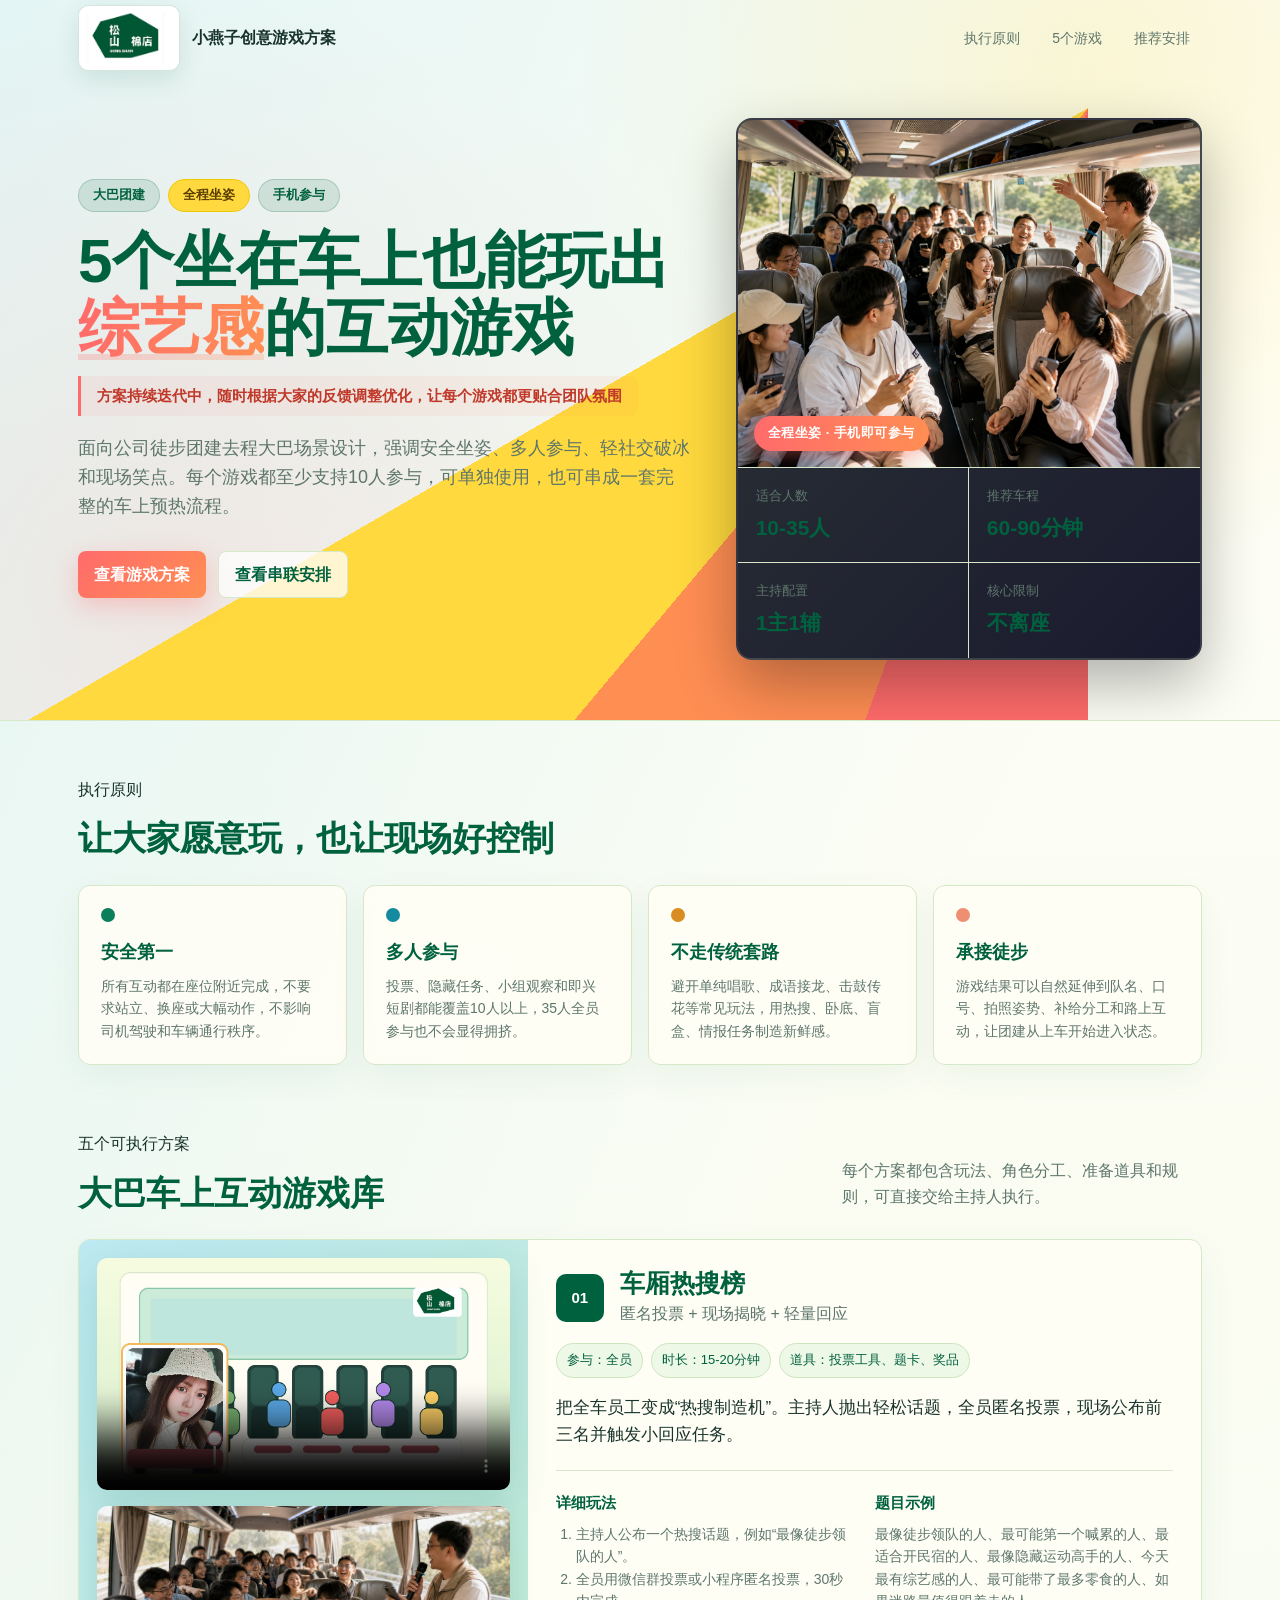
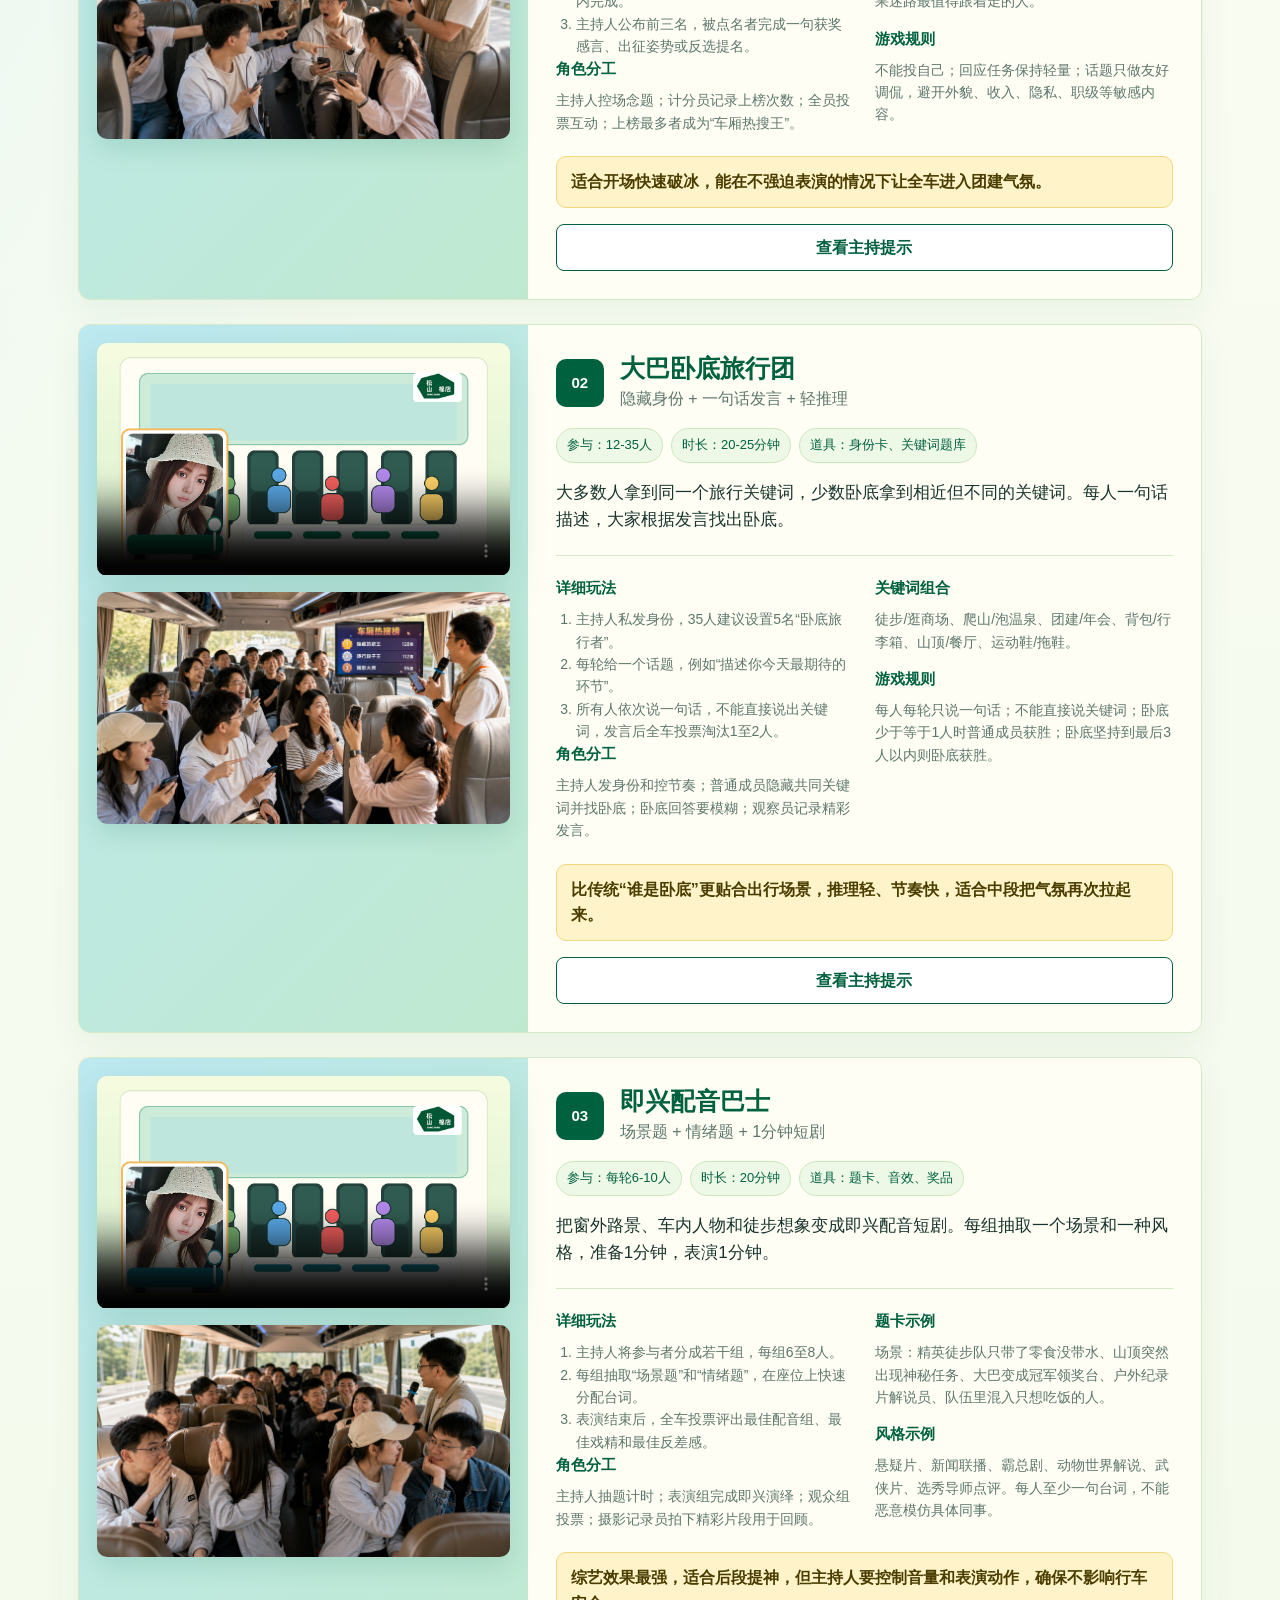
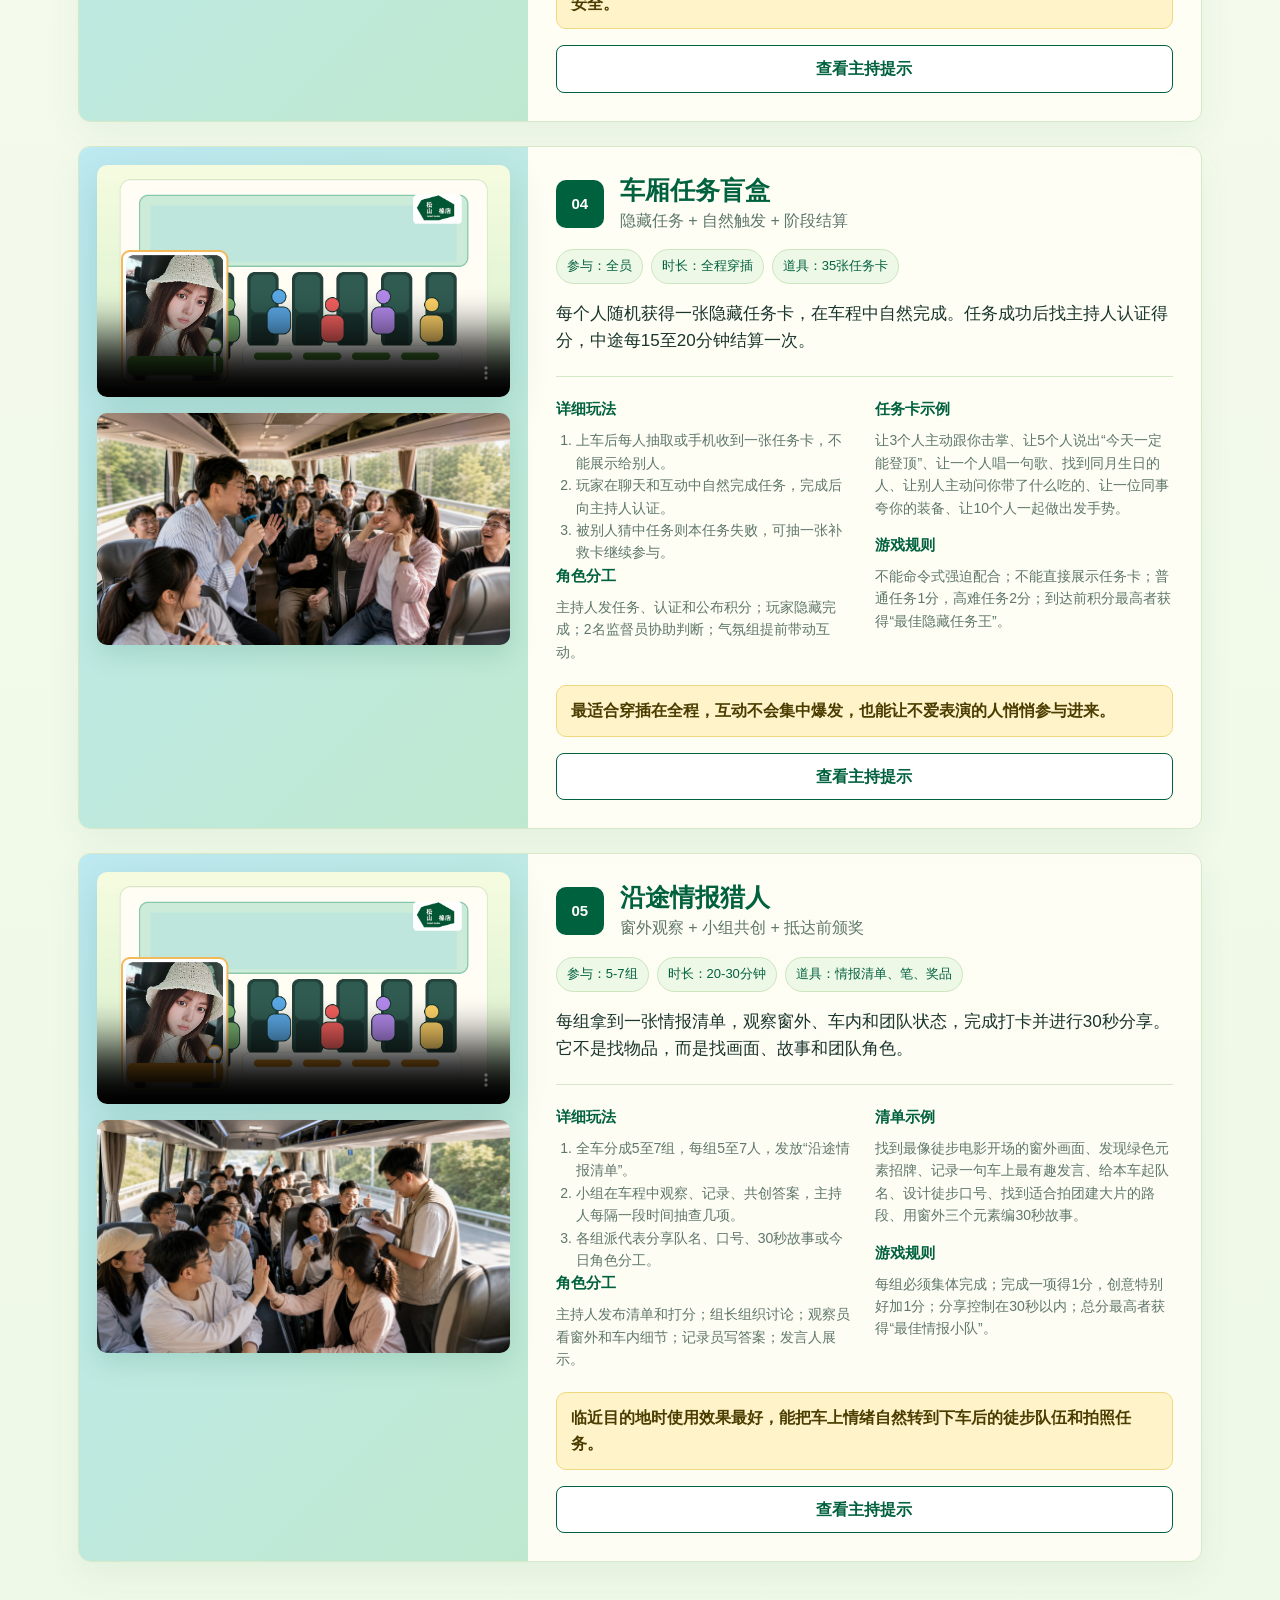
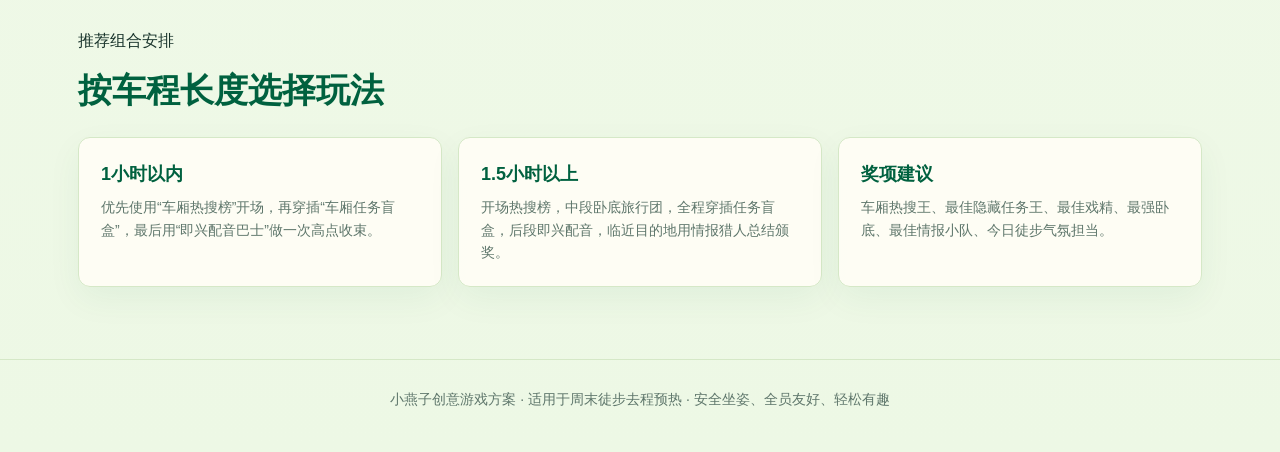
<file: index.html>
<!doctype html>
<html lang="zh-CN">
  <head>
    <meta charset="utf-8" />
    <meta name="viewport" content="width=device-width, initial-scale=1" />
    <title>小燕子创意游戏方案</title>
    <link rel="stylesheet" href="style.css" />
  </head>
  <body>
    <header class="page-header" id="top">
      <nav class="topbar" aria-label="页面导航">
        <a class="brand" href="#top" aria-label="返回顶部">
          <img class="brand-logo" src="assets/images/site-logo.png" alt="团建方案标识" />
          <span>小燕子创意游戏方案</span>
        </a>
        <div class="nav-links">
          <a href="#overview">执行原则</a>
          <a href="#games">5个游戏</a>
          <a href="#schedule">推荐安排</a>
        </div>
      </nav>

      <section class="hero">
        <div class="hero-poster">
          <div class="hero-copy">
            <p class="eyebrow">
              <span class="badge">大巴团建</span>
              <span class="badge accent">全程坐姿</span>
              <span class="badge">手机参与</span>
            </p>
            <h1>5个坐在车上也能玩出<span class="hl">综艺感</span>的互动游戏</h1>
            <p class="update-note">方案持续迭代中，随时根据大家的反馈调整优化，让每个游戏都更贴合团队氛围</p>
            <p class="lead">面向公司徒步团建去程大巴场景设计，强调安全坐姿、多人参与、轻社交破冰和现场笑点。每个游戏都至少支持10人参与，可单独使用，也可串成一套完整的车上预热流程。</p>
            <div class="hero-actions">
              <a class="primary-action" href="#games">查看游戏方案</a>
              <a class="secondary-action" href="#schedule">查看串联安排</a>
            </div>
          </div>

          <aside class="poster-visual" aria-label="活动概览">
            <div class="poster-art">
              <img class="poster-photo" src="assets/generated/hero-bus-teamplay.png" alt="大巴车内员工参与互动游戏的真实场景海报" />
              <span class="poster-tag">全程坐姿 · 手机即可参与</span>
            </div>
            <dl class="quick-facts">
              <div><dt>适合人数</dt><dd>10-35人</dd></div>
              <div><dt>推荐车程</dt><dd>60-90分钟</dd></div>
              <div><dt>主持配置</dt><dd>1主1辅</dd></div>
              <div><dt>核心限制</dt><dd>不离座</dd></div>
            </dl>
          </aside>
        </div>
      </section>
    </header>

    <main>
      <section class="overview" id="overview" aria-labelledby="overview-title">
        <div class="section-heading">
          <p class="eyebrow">执行原则</p>
          <h2 id="overview-title">让大家愿意玩，也让现场好控制</h2>
        </div>
        <div class="standard-grid">
          <article><span class="icon-dot safe" aria-hidden="true"></span><h3>安全第一</h3><p>所有互动都在座位附近完成，不要求站立、换座或大幅动作，不影响司机驾驶和车辆通行秩序。</p></article>
          <article><span class="icon-dot social" aria-hidden="true"></span><h3>多人参与</h3><p>投票、隐藏任务、小组观察和即兴短剧都能覆盖10人以上，35人全员参与也不会显得拥挤。</p></article>
          <article><span class="icon-dot fresh" aria-hidden="true"></span><h3>不走传统套路</h3><p>避开单纯唱歌、成语接龙、击鼓传花等常见玩法，用热搜、卧底、盲盒、情报任务制造新鲜感。</p></article>
          <article><span class="icon-dot useful" aria-hidden="true"></span><h3>承接徒步</h3><p>游戏结果可以自然延伸到队名、口号、拍照姿势、补给分工和路上互动，让团建从上车开始进入状态。</p></article>
        </div>
      </section>

      <section class="games-section" id="games" aria-labelledby="games-title">
        <div class="section-heading split">
          <div>
            <p class="eyebrow">五个可执行方案</p>
            <h2 id="games-title">大巴车上互动游戏库</h2>
          </div>
          <p class="section-note">每个方案都包含玩法、角色分工、准备道具和规则，可直接交给主持人执行。</p>
        </div>

        <div class="game-list">
          <article class="game-card">
            <div class="game-media">
              <video class="preview-video" controls preload="metadata" poster="assets/scenes/04-show.jpg"><source src="video_output/01_车厢热搜榜.mp4" type="video/mp4" /></video>
              <img class="game-poster-image" src="assets/generated/game-hotlist-poster.png" alt="车厢热搜榜真实玩法海报" />
            </div>
            <div class="game-content">
              <div class="game-title-row"><span class="game-number">01</span><div><h3>车厢热搜榜</h3><p>匿名投票 + 现场揭晓 + 轻量回应</p></div></div>
              <div class="meta-row"><span>参与：全员</span><span>时长：15-20分钟</span><span>道具：投票工具、题卡、奖品</span></div>
              <p class="game-summary">把全车员工变成“热搜制造机”。主持人抛出轻松话题，全员匿名投票，现场公布前三名并触发小回应任务。</p>
              <div class="detail-grid">
                <div>
                  <h4>详细玩法</h4>
                  <ol><li>主持人公布一个热搜话题，例如“最像徒步领队的人”。</li><li>全员用微信群投票或小程序匿名投票，30秒内完成。</li><li>主持人公布前三名，被点名者完成一句获奖感言、出征姿势或反选提名。</li></ol>
                  <h4>角色分工</h4>
                  <p>主持人控场念题；计分员记录上榜次数；全员投票互动；上榜最多者成为“车厢热搜王”。</p>
                </div>
                <div>
                  <h4>题目示例</h4>
                  <p>最像徒步领队的人、最可能第一个喊累的人、最适合开民宿的人、最像隐藏运动高手的人、今天最有综艺感的人、最可能带了最多零食的人、如果迷路最值得跟着走的人。</p>
                  <h4>游戏规则</h4>
                  <p>不能投自己；回应任务保持轻量；话题只做友好调侃，避开外貌、收入、隐私、职级等敏感内容。</p>
                </div>
              </div>
              <p class="approval-line">适合开场快速破冰，能在不强迫表演的情况下让全车进入团建气氛。</p>
              <button class="script-toggle" type="button" aria-expanded="false" aria-controls="script-hotlist">查看主持提示</button>
              <div class="script-panel" id="script-hotlist" hidden><p><strong>主持开场：</strong>“接下来我们要发布今天第一批车厢热搜。投票只选最像，不选最尴尬，所有理由都要友好、有趣、不过界。”</p></div>
            </div>
          </article>

          <article class="game-card">
            <div class="game-media">
              <video class="preview-video" controls preload="metadata" poster="assets/scenes/01-signal.jpg"><source src="video_output/02_大巴卧底旅行团.mp4" type="video/mp4" /></video>
              <img class="game-poster-image" src="assets/generated/game-undercover-poster.png" alt="大巴卧底旅行团真实玩法海报" />
            </div>
            <div class="game-content">
              <div class="game-title-row"><span class="game-number">02</span><div><h3>大巴卧底旅行团</h3><p>隐藏身份 + 一句话发言 + 轻推理</p></div></div>
              <div class="meta-row"><span>参与：12-35人</span><span>时长：20-25分钟</span><span>道具：身份卡、关键词题库</span></div>
              <p class="game-summary">大多数人拿到同一个旅行关键词，少数卧底拿到相近但不同的关键词。每人一句话描述，大家根据发言找出卧底。</p>
              <div class="detail-grid">
                <div>
                  <h4>详细玩法</h4>
                  <ol><li>主持人私发身份，35人建议设置5名“卧底旅行者”。</li><li>每轮给一个话题，例如“描述你今天最期待的环节”。</li><li>所有人依次说一句话，不能直接说出关键词，发言后全车投票淘汰1至2人。</li></ol>
                  <h4>角色分工</h4>
                  <p>主持人发身份和控节奏；普通成员隐藏共同关键词并找卧底；卧底回答要模糊；观察员记录精彩发言。</p>
                </div>
                <div>
                  <h4>关键词组合</h4>
                  <p>徒步/逛商场、爬山/泡温泉、团建/年会、背包/行李箱、山顶/餐厅、运动鞋/拖鞋。</p>
                  <h4>游戏规则</h4>
                  <p>每人每轮只说一句话；不能直接说关键词；卧底少于等于1人时普通成员获胜；卧底坚持到最后3人以内则卧底获胜。</p>
                </div>
              </div>
              <p class="approval-line">比传统“谁是卧底”更贴合出行场景，推理轻、节奏快，适合中段把气氛再次拉起来。</p>
              <button class="script-toggle" type="button" aria-expanded="false" aria-controls="script-undercover">查看主持提示</button>
              <div class="script-panel" id="script-undercover" hidden><p><strong>主持提示：</strong>先选词义接近但行动差异明显的词组，避免过难。第一轮不急着淘汰太多人，让大家先适应表达方式。</p></div>
            </div>
          </article>

          <article class="game-card">
            <div class="game-media">
              <video class="preview-video" controls preload="metadata" poster="assets/scenes/02-bullet.jpg"><source src="video_output/03_即兴配音巴士.mp4" type="video/mp4" /></video>
              <img class="game-poster-image" src="assets/generated/game-dubbing-poster.png" alt="即兴配音巴士真实玩法海报" />
            </div>
            <div class="game-content">
              <div class="game-title-row"><span class="game-number">03</span><div><h3>即兴配音巴士</h3><p>场景题 + 情绪题 + 1分钟短剧</p></div></div>
              <div class="meta-row"><span>参与：每轮6-10人</span><span>时长：20分钟</span><span>道具：题卡、音效、奖品</span></div>
              <p class="game-summary">把窗外路景、车内人物和徒步想象变成即兴配音短剧。每组抽取一个场景和一种风格，准备1分钟，表演1分钟。</p>
              <div class="detail-grid">
                <div>
                  <h4>详细玩法</h4>
                  <ol><li>主持人将参与者分成若干组，每组6至8人。</li><li>每组抽取“场景题”和“情绪题”，在座位上快速分配台词。</li><li>表演结束后，全车投票评出最佳配音组、最佳戏精和最佳反差感。</li></ol>
                  <h4>角色分工</h4>
                  <p>主持人抽题计时；表演组完成即兴演绎；观众组投票；摄影记录员拍下精彩片段用于回顾。</p>
                </div>
                <div>
                  <h4>题卡示例</h4>
                  <p>场景：精英徒步队只带了零食没带水、山顶突然出现神秘任务、大巴变成冠军领奖台、户外纪录片解说员、队伍里混入只想吃饭的人。</p>
                  <h4>风格示例</h4>
                  <p>悬疑片、新闻联播、霸总剧、动物世界解说、武侠片、选秀导师点评。每人至少一句台词，不能恶意模仿具体同事。</p>
                </div>
              </div>
              <p class="approval-line">综艺效果最强，适合后段提神，但主持人要控制音量和表演动作，确保不影响行车安全。</p>
              <button class="script-toggle" type="button" aria-expanded="false" aria-controls="script-dubbing">查看主持提示</button>
              <div class="script-panel" id="script-dubbing" hidden><p><strong>主持提示：</strong>让每组先指定“开头人”和“收尾人”，中间成员只要接一句即可，能明显降低临场压力。</p></div>
            </div>
          </article>

          <article class="game-card">
            <div class="game-media">
              <video class="preview-video" controls preload="metadata" poster="assets/scenes/05-blindbox.jpg"><source src="video_output/04_车厢任务盲盒.mp4" type="video/mp4" /></video>
              <img class="game-poster-image" src="assets/generated/game-blindbox-poster.png" alt="车厢任务盲盒真实玩法海报" />
            </div>
            <div class="game-content">
              <div class="game-title-row"><span class="game-number">04</span><div><h3>车厢任务盲盒</h3><p>隐藏任务 + 自然触发 + 阶段结算</p></div></div>
              <div class="meta-row"><span>参与：全员</span><span>时长：全程穿插</span><span>道具：35张任务卡</span></div>
              <p class="game-summary">每个人随机获得一张隐藏任务卡，在车程中自然完成。任务成功后找主持人认证得分，中途每15至20分钟结算一次。</p>
              <div class="detail-grid">
                <div>
                  <h4>详细玩法</h4>
                  <ol><li>上车后每人抽取或手机收到一张任务卡，不能展示给别人。</li><li>玩家在聊天和互动中自然完成任务，完成后向主持人认证。</li><li>被别人猜中任务则本任务失败，可抽一张补救卡继续参与。</li></ol>
                  <h4>角色分工</h4>
                  <p>主持人发任务、认证和公布积分；玩家隐藏完成；2名监督员协助判断；气氛组提前带动互动。</p>
                </div>
                <div>
                  <h4>任务卡示例</h4>
                  <p>让3个人主动跟你击掌、让5个人说出“今天一定能登顶”、让一个人唱一句歌、找到同月生日的人、让别人主动问你带了什么吃的、让一位同事夸你的装备、让10个人一起做出发手势。</p>
                  <h4>游戏规则</h4>
                  <p>不能命令式强迫配合；不能直接展示任务卡；普通任务1分，高难任务2分；到达前积分最高者获得“最佳隐藏任务王”。</p>
                </div>
              </div>
              <p class="approval-line">最适合穿插在全程，互动不会集中爆发，也能让不爱表演的人悄悄参与进来。</p>
              <button class="script-toggle" type="button" aria-expanded="false" aria-controls="script-blindbox">查看主持提示</button>
              <div class="script-panel" id="script-blindbox" hidden><p><strong>主持提示：</strong>任务难度要分层，最好准备5张补救卡。结算时让完成者复盘“你是怎么做到的”，笑点会更自然。</p></div>
            </div>
          </article>

          <article class="game-card">
            <div class="game-media">
              <video class="preview-video" controls preload="metadata" poster="assets/scenes/03-auction.jpg"><source src="video_output/05_沿途情报猎人.mp4" type="video/mp4" /></video>
              <img class="game-poster-image" src="assets/generated/game-hunter-poster.png" alt="沿途情报猎人真实玩法海报" />
            </div>
            <div class="game-content">
              <div class="game-title-row"><span class="game-number">05</span><div><h3>沿途情报猎人</h3><p>窗外观察 + 小组共创 + 抵达前颁奖</p></div></div>
              <div class="meta-row"><span>参与：5-7组</span><span>时长：20-30分钟</span><span>道具：情报清单、笔、奖品</span></div>
              <p class="game-summary">每组拿到一张情报清单，观察窗外、车内和团队状态，完成打卡并进行30秒分享。它不是找物品，而是找画面、故事和团队角色。</p>
              <div class="detail-grid">
                <div>
                  <h4>详细玩法</h4>
                  <ol><li>全车分成5至7组，每组5至7人，发放“沿途情报清单”。</li><li>小组在车程中观察、记录、共创答案，主持人每隔一段时间抽查几项。</li><li>各组派代表分享队名、口号、30秒故事或今日角色分工。</li></ol>
                  <h4>角色分工</h4>
                  <p>主持人发布清单和打分；组长组织讨论；观察员看窗外和车内细节；记录员写答案；发言人展示。</p>
                </div>
                <div>
                  <h4>清单示例</h4>
                  <p>找到最像徒步电影开场的窗外画面、发现绿色元素招牌、记录一句车上最有趣发言、给本车起队名、设计徒步口号、找到适合拍团建大片的路段、用窗外三个元素编30秒故事。</p>
                  <h4>游戏规则</h4>
                  <p>每组必须集体完成；完成一项得1分，创意特别好加1分；分享控制在30秒以内；总分最高者获得“最佳情报小队”。</p>
                </div>
              </div>
              <p class="approval-line">临近目的地时使用效果最好，能把车上情绪自然转到下车后的徒步队伍和拍照任务。</p>
              <button class="script-toggle" type="button" aria-expanded="false" aria-controls="script-hunter">查看主持提示</button>
              <div class="script-panel" id="script-hunter" hidden><p><strong>主持提示：</strong>提前把每组座位范围划好，避免大家为了组队换座。抽查时只让一名代表发言，节奏会更利落。</p></div>
            </div>
          </article>
        </div>
      </section>

      <section class="approval" id="schedule" aria-labelledby="schedule-title">
        <div class="section-heading">
          <p class="eyebrow">推荐组合安排</p>
          <h2 id="schedule-title">按车程长度选择玩法</h2>
        </div>
        <div class="approval-layout">
          <div class="approval-card"><h3>1小时以内</h3><p>优先使用“车厢热搜榜”开场，再穿插“车厢任务盲盒”，最后用“即兴配音巴士”做一次高点收束。</p></div>
          <div class="approval-card"><h3>1.5小时以上</h3><p>开场热搜榜，中段卧底旅行团，全程穿插任务盲盒，后段即兴配音，临近目的地用情报猎人总结颁奖。</p></div>
          <div class="approval-card"><h3>奖项建议</h3><p>车厢热搜王、最佳隐藏任务王、最佳戏精、最强卧底、最佳情报小队、今日徒步气氛担当。</p></div>
        </div>
      </section>
    </main>

    <footer class="footer">
      <p>小燕子创意游戏方案 · 适用于周末徒步去程预热 · 安全坐姿、全员友好、轻松有趣</p>
    </footer>

    <script src="script.js"></script>
  </body>
</html>
</file>
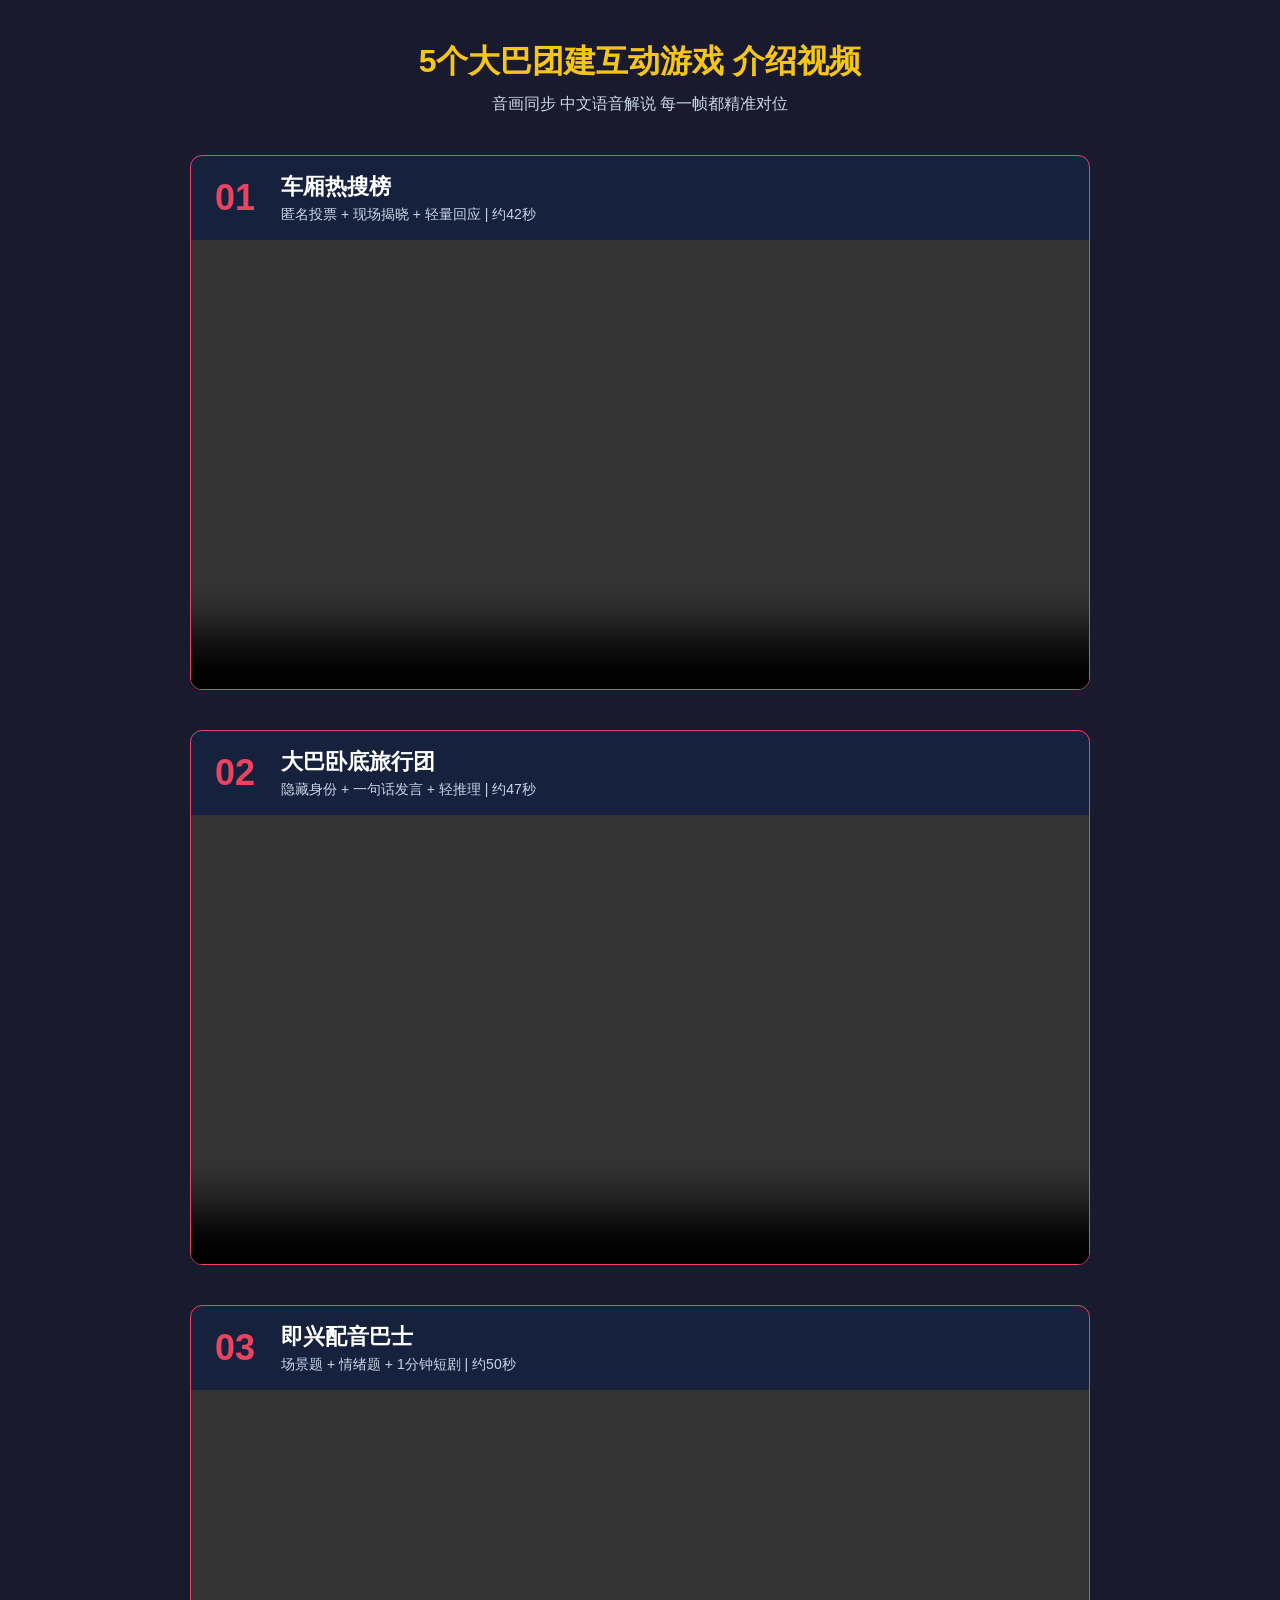
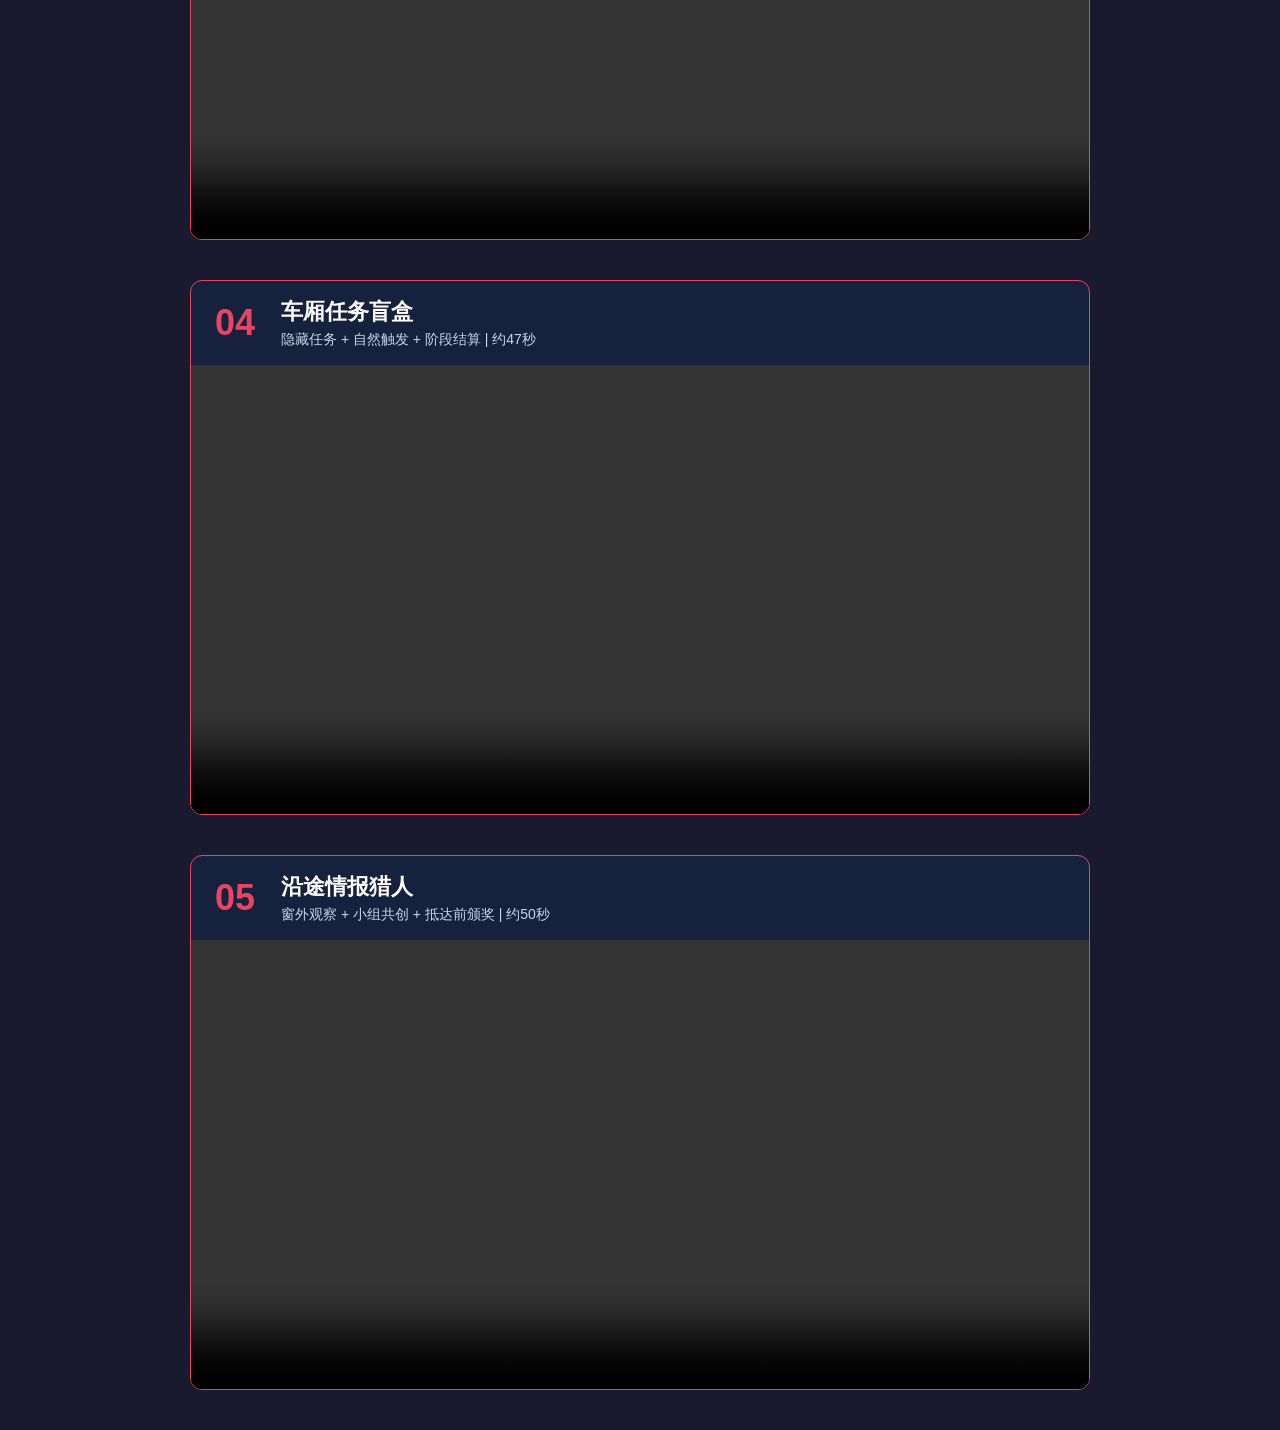
<file: video_output/preview.html>
<!DOCTYPE html>
<html lang="zh-CN">
<head>
<meta charset="utf-8" />
<meta name="viewport" content="width=device-width, initial-scale=1" />
<title>大巴团建互动游戏 - 5个介绍视频</title>
<style>
  * { margin: 0; padding: 0; box-sizing: border-box; }
  body { background: #1a1a2e; color: #fff; font-family: "Microsoft YaHei", sans-serif; padding: 40px 20px; }
  h1 { text-align: center; font-size: 32px; color: #f5c518; margin-bottom: 10px; }
  .sub { text-align: center; color: #c8d6e5; margin-bottom: 40px; font-size: 16px; }
  .videos { max-width: 900px; margin: 0 auto; display: flex; flex-direction: column; gap: 40px; }
  .card { background: #16213e; border-radius: 12px; overflow: hidden; border: 1px solid #e94560; }
  .card-header { padding: 16px 24px; display: flex; align-items: center; gap: 16px; }
  .num { font-size: 36px; font-weight: bold; color: #e94560; min-width: 50px; }
  .card-header h3 { font-size: 22px; color: #fff; }
  .card-header p { font-size: 14px; color: #c8d6e5; margin-top: 4px; }
  video { width: 100%; display: block; background: #000; }
</style>
</head>
<body>
<h1>5个大巴团建互动游戏 介绍视频</h1>
<p class="sub">音画同步 中文语音解说 每一帧都精准对位</p>
<div class="videos">
  <div class="card">
    <div class="card-header"><span class="num">01</span><div><h3>车厢热搜榜</h3><p>匿名投票 + 现场揭晓 + 轻量回应 | 约42秒</p></div></div>
    <video controls src="01_车厢热搜榜.mp4"></video>
  </div>
  <div class="card">
    <div class="card-header"><span class="num">02</span><div><h3>大巴卧底旅行团</h3><p>隐藏身份 + 一句话发言 + 轻推理 | 约47秒</p></div></div>
    <video controls src="02_大巴卧底旅行团.mp4"></video>
  </div>
  <div class="card">
    <div class="card-header"><span class="num">03</span><div><h3>即兴配音巴士</h3><p>场景题 + 情绪题 + 1分钟短剧 | 约50秒</p></div></div>
    <video controls src="03_即兴配音巴士.mp4"></video>
  </div>
  <div class="card">
    <div class="card-header"><span class="num">04</span><div><h3>车厢任务盲盒</h3><p>隐藏任务 + 自然触发 + 阶段结算 | 约47秒</p></div></div>
    <video controls src="04_车厢任务盲盒.mp4"></video>
  </div>
  <div class="card">
    <div class="card-header"><span class="num">05</span><div><h3>沿途情报猎人</h3><p>窗外观察 + 小组共创 + 抵达前颁奖 | 约50秒</p></div></div>
    <video controls src="05_沿途情报猎人.mp4"></video>
  </div>
</div>
</body>
</html>
</file>
<file: style.css>
:root {
  --bg: #f6fbef;
  --surface: #fffef6;
  --surface-strong: #e7f5dc;
  --text: #19342c;
  --muted: #5e766b;
  --line: #d5e8c7;
  --green: #00613f;
  --leaf: #0b7f5b;
  --mint: #bfe9cf;
  --sky: #bde9f2;
  --lemon: #f7d96b;
  --coral: #ee8f72;
  --shadow: 0 20px 54px rgba(0, 97, 63, 0.13);
  font-family: "Microsoft YaHei", "PingFang SC", "Hiragino Sans GB", Arial, sans-serif;
}

* {
  box-sizing: border-box;
}

html {
  scroll-behavior: smooth;
}

body {
  margin: 0;
  background:
    linear-gradient(120deg, rgba(189, 233, 242, 0.42), transparent 34%),
    linear-gradient(180deg, #fffef6 0%, var(--bg) 46%, #edf8e5 100%);
  color: var(--text);
  line-height: 1.6;
}

a {
  color: inherit;
  text-decoration: none;
}

button {
  font: inherit;
}

.page-header {
  border-bottom: 1px solid var(--line);
  overflow: hidden;
  position: relative;
}

.page-header::before {
  background:
    conic-gradient(from 180deg at 85% 15%, #FF6B6B 0deg 20deg, #FF8E53 20deg 40deg, #FFD93D 40deg 60deg, transparent 60deg),
    radial-gradient(circle at 15% 85%, rgba(255, 107, 107, 0.12), transparent 50%),
    radial-gradient(circle at 85% 10%, rgba(255, 217, 61, 0.18), transparent 40%);
  content: "";
  inset: 0;
  pointer-events: none;
  position: absolute;
}

/* ── Badge tags ── */
.badge {
  background: rgba(0, 97, 63, 0.12);
  border: 1px solid rgba(0, 97, 63, 0.2);
  border-radius: 999px;
  color: var(--green);
  display: inline-block;
  font-size: 13px;
  font-weight: 800;
  padding: 5px 14px;
}
.badge.accent {
  background: #FFD93D;
  border-color: #f0c800;
  color: #5a3e00;
}

/* ── Highlight ── */
.hl {
  background: linear-gradient(90deg, #FF6B6B, #FF8E53);
  -webkit-background-clip: text;
  -webkit-text-fill-color: transparent;
  background-clip: text;
  position: relative;
}
.hl::after {
  background: linear-gradient(90deg, rgba(255, 107, 107, 0.25), rgba(255, 142, 83, 0.25));
  bottom: 2px;
  content: "";
  height: 6px;
  left: 0;
  position: absolute;
  width: 100%;
  z-index: -1;
}

.topbar,
.hero,
main {
  margin: 0 auto;
  max-width: 1180px;
  position: relative;
}

.topbar {
  align-items: center;
  display: flex;
  gap: 24px;
  justify-content: space-between;
  min-height: 76px;
  padding: 0 28px;
}

.brand {
  align-items: center;
  display: inline-flex;
  font-weight: 800;
  gap: 12px;
}

.brand-logo {
  background: #fff;
  border: 1px solid rgba(0, 97, 63, 0.16);
  border-radius: 10px;
  box-shadow: 0 8px 24px rgba(0, 97, 63, 0.12);
  height: 66px;
  object-fit: contain;
  padding: 6px;
  width: 102px;
}

.nav-links {
  display: flex;
  gap: 8px;
}

.nav-links a {
  border-radius: 999px;
  color: var(--muted);
  font-size: 14px;
  padding: 8px 12px;
}

.nav-links a:hover {
  background: rgba(11, 127, 91, 0.1);
  color: var(--green);
}

.hero {
  padding: 42px 28px 60px;
}

.hero-poster {
  align-items: center;
  display: grid;
  gap: 44px;
  grid-template-columns: minmax(0, 1fr) minmax(360px, 0.76fr);
}

.eyebrow {
  display: flex;
  flex-wrap: wrap;
  gap: 8px;
  margin: 0 0 16px;
}

h1,
h2,
h3,
h4,
p {
  margin-top: 0;
}

h1 {
  color: var(--green);
  font-size: clamp(36px, 5vw, 62px);
  line-height: 1.08;
  margin-bottom: 14px;
  max-width: 760px;
}

.update-note {
  align-items: center;
  background: linear-gradient(135deg, rgba(255, 107, 107, 0.08), rgba(255, 142, 83, 0.08));
  border-left: 3px solid #FF6B6B;
  color: #c0392b;
  display: inline-block;
  font-size: 15px;
  font-weight: 700;
  margin: 0 0 18px;
  padding: 8px 16px;
  border-radius: 0 8px 8px 0;
}

.lead {
  color: var(--muted);
  font-size: 18px;
  margin-bottom: 30px;
  max-width: 700px;
}

.hero-actions {
  display: flex;
  flex-wrap: wrap;
  gap: 12px;
}

.primary-action,
.secondary-action,
.script-toggle {
  align-items: center;
  border-radius: 8px;
  display: inline-flex;
  font-weight: 800;
  justify-content: center;
  min-height: 44px;
  padding: 10px 16px;
}

.primary-action {
  background: linear-gradient(135deg, #FF6B6B, #FF8E53);
  color: #fff;
  box-shadow: 0 8px 24px rgba(255, 107, 107, 0.3);
  transition: transform 0.2s, box-shadow 0.2s;
}
.primary-action:hover {
  transform: translateY(-2px);
  box-shadow: 0 12px 32px rgba(255, 107, 107, 0.45);
}

.secondary-action {
  background: rgba(255, 255, 255, 0.76);
  border: 1px solid var(--line);
  color: var(--green);
}

/* ── Poster visual card ── */
.poster-visual {
  background: linear-gradient(135deg, #2d3436 0%, #1a1a2e 100%);
  border: 2px solid rgba(255, 255, 255, 0.1);
  border-radius: 16px;
  box-shadow: 0 24px 60px rgba(0, 0, 0, 0.3);
  overflow: hidden;
}

.poster-art {
  aspect-ratio: 4 / 3;
  position: relative;
  overflow: hidden;
}

.poster-photo {
  display: block;
  height: 100%;
  object-fit: cover;
  object-position: center;
  width: 100%;
}

.poster-tag {
  background: linear-gradient(90deg, #FF6B6B, #FF8E53);
  border-radius: 999px;
  bottom: 16px;
  color: #fff;
  font-size: 13px;
  font-weight: 800;
  left: 16px;
  padding: 7px 14px;
  position: absolute;
  letter-spacing: 0.5px;
  box-shadow: 0 4px 16px rgba(255, 107, 107, 0.4);
}

.quick-facts {
  display: grid;
  grid-template-columns: repeat(2, 1fr);
  margin: 0;
}

.quick-facts div {
  border-top: 1px solid var(--line);
  padding: 18px;
}

.quick-facts div:nth-child(odd) {
  border-right: 1px solid var(--line);
}

.quick-facts dt {
  color: var(--muted);
  font-size: 13px;
  margin-bottom: 4px;
}

.quick-facts dd {
  color: var(--green);
  font-size: 21px;
  font-weight: 900;
  margin: 0;
}

main {
  padding: 56px 28px 72px;
}

.section-heading {
  margin-bottom: 26px;
}

.section-heading.split {
  align-items: end;
  display: flex;
  gap: 24px;
  justify-content: space-between;
}

.section-heading h2 {
  color: var(--green);
  font-size: 34px;
  line-height: 1.2;
  margin-bottom: 0;
}

.section-note {
  color: var(--muted);
  margin-bottom: 4px;
  max-width: 360px;
}

.standard-grid,
.approval-layout {
  display: grid;
  gap: 16px;
  grid-template-columns: repeat(4, 1fr);
}

.standard-grid article,
.approval-card,
.game-card {
  background: rgba(255, 254, 246, 0.92);
  border: 1px solid var(--line);
  border-radius: 12px;
  box-shadow: 0 12px 34px rgba(0, 97, 63, 0.06);
}

.standard-grid article,
.approval-card {
  padding: 22px;
}

.standard-grid h3,
.approval-card h3 {
  color: var(--green);
  font-size: 18px;
  margin-bottom: 8px;
}

.standard-grid p,
.approval-card p {
  color: var(--muted);
  font-size: 14px;
  margin-bottom: 0;
}

.icon-dot {
  border-radius: 50%;
  display: block;
  height: 14px;
  margin-bottom: 16px;
  width: 14px;
}

.safe {
  background: var(--leaf);
}

.social {
  background: #138a9e;
}

.fresh {
  background: #d98c20;
}

.useful {
  background: var(--coral);
}

.games-section,
.approval {
  margin-top: 66px;
}

.game-list {
  display: grid;
  gap: 24px;
}

.game-card {
  display: grid;
  grid-template-columns: minmax(300px, 0.4fr) minmax(0, 0.6fr);
  overflow: hidden;
}

.game-media {
  background: linear-gradient(135deg, var(--sky), var(--mint));
  padding: 18px;
}

.preview-video {
  aspect-ratio: 16 / 9;
  background: #102f27;
  border: 0;
  border-radius: 10px;
  box-shadow: 0 14px 38px rgba(0, 97, 63, 0.16);
  display: block;
  object-fit: cover;
  width: 100%;
  margin-bottom: 16px;
}

.game-poster-image {
  display: block;
  aspect-ratio: 16 / 9;
  object-fit: cover;
  object-position: center;
  width: 100%;
  border-radius: 10px;
  box-shadow: 0 10px 26px rgba(0, 97, 63, 0.14);
}

.game-content {
  padding: 28px;
}

.game-title-row {
  align-items: center;
  display: flex;
  gap: 16px;
  margin-bottom: 16px;
}

.game-number {
  align-items: center;
  background: var(--green);
  border-radius: 10px;
  color: #fff;
  display: inline-flex;
  flex: 0 0 auto;
  font-size: 15px;
  font-weight: 900;
  height: 48px;
  justify-content: center;
  width: 48px;
}

.game-title-row h3 {
  color: var(--green);
  font-size: 25px;
  line-height: 1.24;
  margin-bottom: 2px;
}

.game-title-row p {
  color: var(--muted);
  margin-bottom: 0;
}

.meta-row {
  display: flex;
  flex-wrap: wrap;
  gap: 8px;
  margin-bottom: 16px;
}

.meta-row span {
  background: #eef8e7;
  border: 1px solid #cde5bf;
  border-radius: 999px;
  color: var(--green);
  font-size: 13px;
  padding: 6px 10px;
}

.game-summary {
  color: var(--text);
  font-size: 17px;
  margin-bottom: 22px;
}

.detail-grid {
  border-top: 1px solid var(--line);
  display: grid;
  gap: 22px;
  grid-template-columns: 1fr 1fr;
  padding-top: 20px;
}

.detail-grid h4,
.script-panel h4 {
  color: var(--green);
  font-size: 15px;
  margin-bottom: 8px;
}

.detail-grid ol {
  margin: 0;
  padding-left: 20px;
}

.detail-grid li,
.detail-grid p,
.script-panel p {
  color: var(--muted);
  font-size: 14px;
}

.approval-line {
  background: #fff4c9;
  border: 1px solid #efd87f;
  border-radius: 10px;
  color: #4b3d00;
  font-weight: 800;
  margin: 8px 0 16px;
  padding: 12px 14px;
}

.script-toggle {
  background: #fff;
  border: 1px solid var(--green);
  color: var(--green);
  cursor: pointer;
  width: 100%;
}

.script-toggle:hover {
  background: var(--green);
  color: #fff;
}

.script-panel {
  background: #f7fbef;
  border: 1px solid var(--line);
  border-radius: 10px;
  margin-top: 14px;
  padding: 18px;
}

.script-panel p:last-child {
  margin-bottom: 0;
}

.approval-layout {
  grid-template-columns: repeat(3, 1fr);
}

.footer {
  border-top: 1px solid var(--line);
  color: var(--muted);
  font-size: 14px;
  padding: 28px;
  text-align: center;
}

@media (max-width: 920px) {
  .hero-poster,
  .game-card {
    grid-template-columns: 1fr;
  }

  .standard-grid,
  .approval-layout {
    grid-template-columns: repeat(2, 1fr);
  }

  .game-poster { height: auto; }
}

@media (max-width: 640px) {
  .topbar {
    align-items: flex-start;
    flex-direction: column;
    gap: 14px;
    padding: 18px;
  }

  .nav-links {
    flex-wrap: wrap;
  }

  .hero,
  main {
    padding-left: 18px;
    padding-right: 18px;
  }

  .hero {
    gap: 28px;
    padding-top: 38px;
    padding-bottom: 48px;
  }

  h1 {
    font-size: 34px;
  }

  .lead {
    font-size: 16px;
  }

  .section-heading.split {
    align-items: flex-start;
    flex-direction: column;
  }

  .section-heading h2 {
    font-size: 27px;
  }

  .standard-grid,
  .approval-layout,
  .detail-grid,
  .quick-facts {
    grid-template-columns: 1fr;
  }

  .quick-facts div:nth-child(odd) {
    border-right: 0;
  }

  .game-content {
    padding: 22px;
  }

  .game-title-row {
    align-items: flex-start;
  }

  .game-title-row h3 {
    font-size: 22px;
  }
}
</file>
